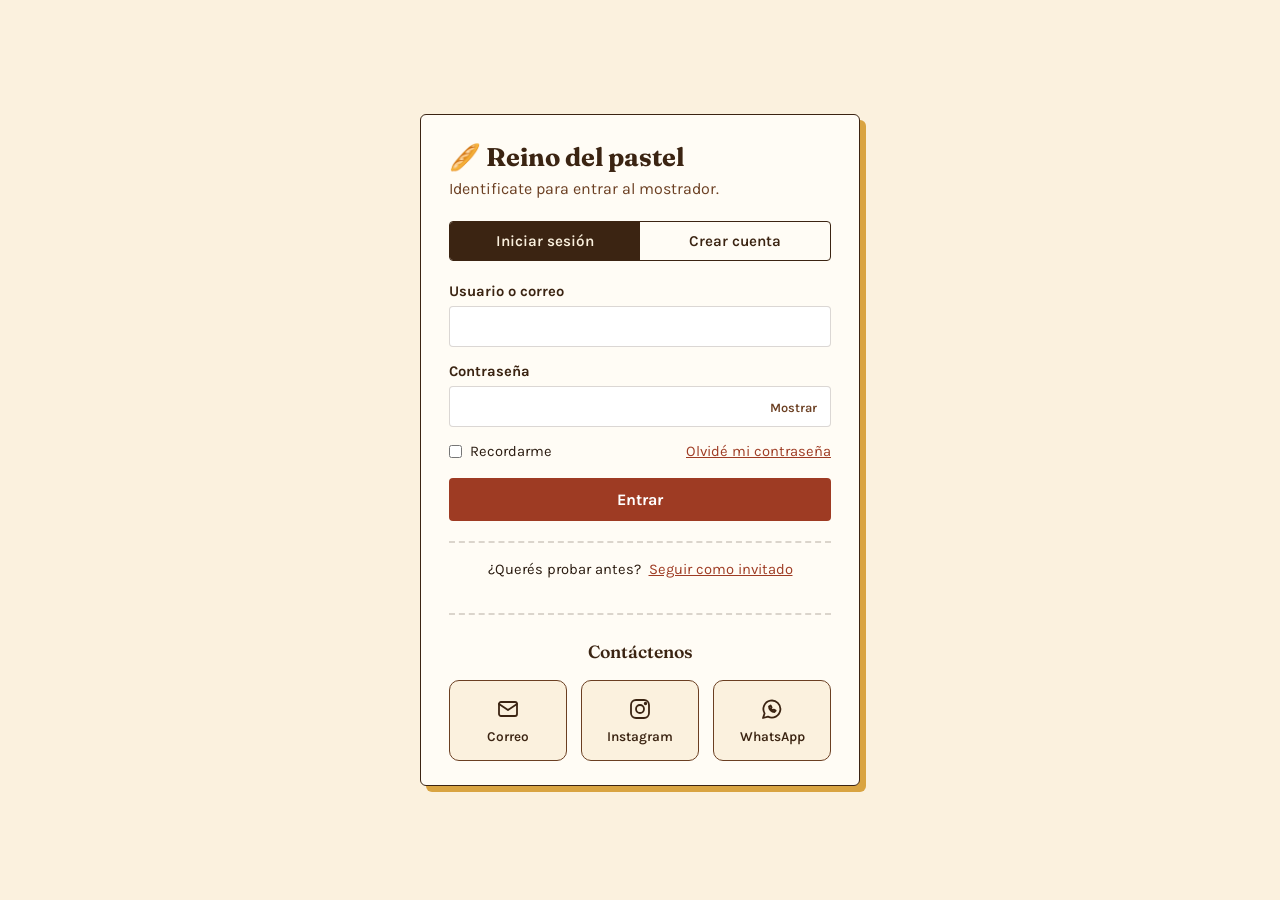
<file: index.html>
<!DOCTYPE html>
<html lang="es">
<head>
<meta charset="UTF-8" />
<meta name="viewport" content="width=device-width, initial-scale=1.0" />
<title>Ingresar — Del Horno a la Mano</title>
<link rel="preconnect" href="https://fonts.googleapis.com">
<link rel="preconnect" href="https://fonts.gstatic.com" crossorigin>
<link href="https://fonts.googleapis.com/css2?family=Fraunces:opsz,wght@9..144,600;9..144,700&family=Karla:wght@400;500;700&display=swap" rel="stylesheet">
<link rel="stylesheet" href="login.css" />
</head>
<body>
<main class="ticket">
  <h1 class="brand">🥖 Reino del pastel</h1>
  <p class="sub" id="subtitulo">Identificate para entrar al mostrador.</p>

  <div class="tabs" role="group" aria-label="Modo">
    <button type="button" id="tabLogin" aria-pressed="true">Iniciar sesión</button>
    <button type="button" id="tabReg" aria-pressed="false">Crear cuenta</button>
  </div>

  <div id="estado" class="estado" role="status" aria-live="polite"></div>

  <form id="form" action="php/auth.php" method="post" novalidate autocomplete="on">
    <!-- honeypot anti-bots: un humano nunca lo completa -->
    <div class="trampa" aria-hidden="true"><input type="text" name="web" id="web" tabindex="-1" autocomplete="off"></div>

    <div class="campo" data-show="login reg">
      <label for="usuario" id="lblUsuario">Usuario o correo</label>
      <input id="usuario" name="usuario" type="text" autocomplete="username" maxlength="60" />
      <p class="hint" data-show="reg">3 a 16 caracteres, solo letras y números.</p>
      <p class="err" id="usuario-err"></p>
    </div>

    <div class="campo" data-show="reg rec">
      <label for="email">Correo electrónico</label>
      <input id="email" name="email" type="email" autocomplete="email" maxlength="80" />
      <p class="err" id="email-err"></p>
    </div>

    <div class="campo" data-show="login reg">
      <label for="pass">Contraseña</label>
      <div class="pw">
        <input id="pass" name="pass" type="password" autocomplete="current-password" maxlength="64" />
        <button type="button" class="ver" data-ver="pass" aria-label="Mostrar contraseña">Mostrar</button>
      </div>
      <p class="hint" id="mayus" hidden>⚠ Tenés las mayúsculas activadas.</p>
      <div class="medidor" id="medidor" data-n="0" data-show="reg" aria-hidden="true"><i></i><i></i><i></i><i></i></div>
      <p class="hint" id="fuerza" data-show="reg">Mínimo 8 caracteres, con mayúscula, minúscula y número.</p>
      <p class="err" id="pass-err"></p>
    </div>

    <div class="campo" data-show="reg">
      <label for="pass2">Repetí la contraseña</label>
      <div class="pw">
        <input id="pass2" name="pass2" type="password" autocomplete="new-password" maxlength="64" />
        <button type="button" class="ver" data-ver="pass2" aria-label="Mostrar contraseña">Mostrar</button>
      </div>
      <p class="err" id="pass2-err"></p>
    </div>

    <div class="fila" data-show="login">
      <label><input type="checkbox" id="recordar" /> Recordarme</label>
      <button type="button" class="link" id="olvide">Olvidé mi contraseña</button>
    </div>

    <div class="campo" data-show="reg">
      <div class="fila terms" style="margin-bottom:0">
        <label><input type="checkbox" id="terminos" /> Acepto las reglas de convivencia: nada de insultos ni nombres ofensivos.</label>
      </div>
      <p class="err" id="terminos-err"></p>
    </div>

    <button class="principal" id="enviar" type="submit">Entrar</button>
  </form>

  <div class="pie">
    <span id="pieTxt">¿Querés probar antes?</span>
    <button type="button" class="link" id="invitado">Seguir como invitado</button>
    <button type="button" class="link" id="volver" hidden>Volver a iniciar sesión</button>
  </div>

  <div class="contacto" id="contacto">
    <p class="contacto-titulo">Contáctenos</p>
    <ul class="contacto-lista">
      <li>
        <a href="mailto:reino.del.pastel.ofc@gmail.com" aria-label="Escribinos por correo">
          <svg viewBox="0 0 24 24" width="18" height="18" fill="none" stroke="currentColor" stroke-width="1.8" stroke-linecap="round" stroke-linejoin="round" aria-hidden="true"><rect x="3" y="5" width="18" height="14" rx="2"/><path d="m3 7 9 6 9-6"/></svg>
          Correo
        </a>
      </li>
      <li>
        <a href="https://www.instagram.com/reino.del.pastel.ofc/" target="_blank" rel="noopener noreferrer" aria-label="Instagram">
          <svg viewBox="0 0 24 24" width="18" height="18" fill="none" stroke="currentColor" stroke-width="1.8" stroke-linecap="round" stroke-linejoin="round" aria-hidden="true"><rect x="3" y="3" width="18" height="18" rx="5"/><circle cx="12" cy="12" r="4"/><circle cx="17.5" cy="6.5" r="0.8" fill="currentColor"/></svg>
          Instagram
        </a>
      </li>
      <li>
        <a href="https://wa.me/5491131281856" target="_blank" rel="noopener noreferrer" aria-label="WhatsApp">
          <svg viewBox="0 0 24 24" width="18" height="18" fill="none" stroke="currentColor" stroke-width="1.8" stroke-linecap="round" stroke-linejoin="round" aria-hidden="true"><path d="M3 21l1.6-4.6A8.5 8.5 0 1 1 8 19.6L3 21z"/><path d="M9 9.5c0 3 2.5 5.5 5.5 5.5l1.2-1.4-2-1-.8.8c-.9-.4-1.7-1.2-2.1-2.1l.8-.8-1-2L9 9.5z"/></svg>
          WhatsApp
        </a>
      </li>
    </ul>
  </div>
</main>

<script src="js/login.js"></script>
</body>
</html>
</file>
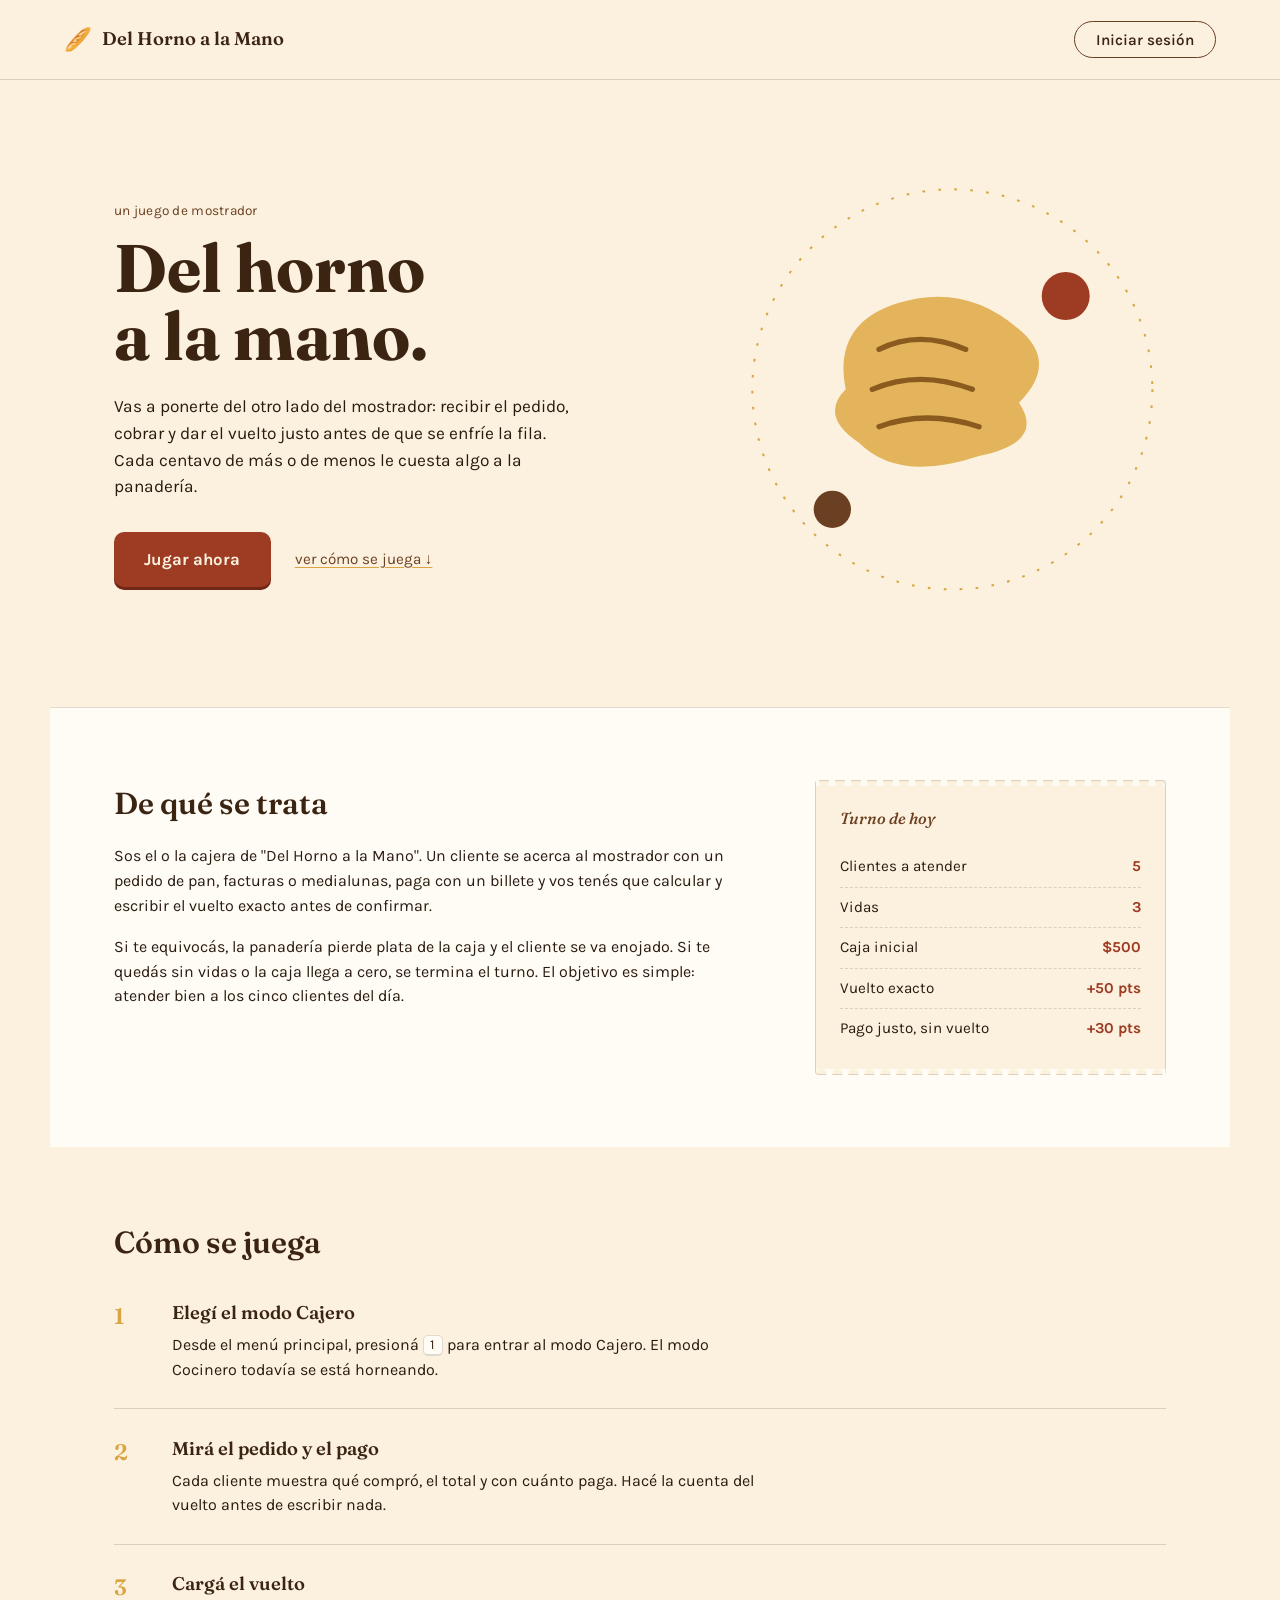
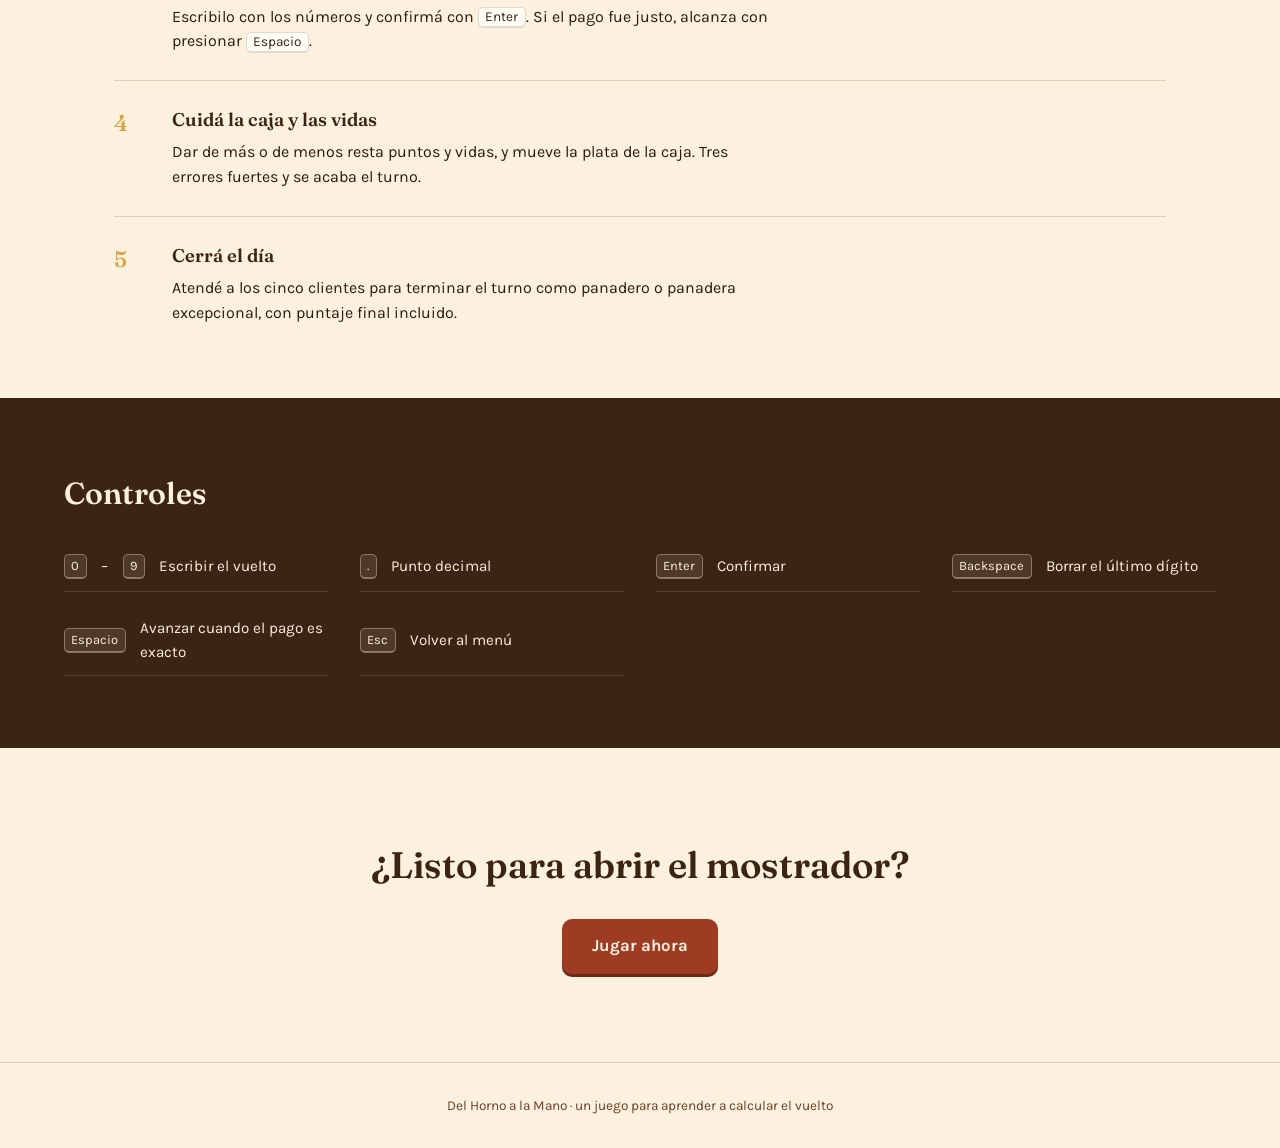
<file: Introducción-y-Tutorial.html>
<!DOCTYPE html>
<html lang="es">
<head>
<meta charset="UTF-8" />
<meta name="viewport" content="width=device-width, initial-scale=1.0" />
<title>Del Horno a la Mano — Panadería</title>
<meta name="description" content="Portal de entrada al juego de la panadería: aprendé las reglas y entrá a atender el mostrador." />

<link rel="preconnect" href="https://fonts.googleapis.com">
<link rel="preconnect" href="https://fonts.gstatic.com" crossorigin>
<link href="https://fonts.googleapis.com/css2?family=Fraunces:ital,opsz,wght@0,9..144,400;0,9..144,600;0,9..144,700;1,9..144,500&family=Karla:wght@400;500;600;700&display=swap" rel="stylesheet">

<link rel="stylesheet" href="Introducción-y-Tutorial.css" />
</head>
<body>

<div class="crumbs" aria-hidden="true"></div>

<header class="site-header">
  <a class="brand" href="#top">
    <span class="brand-mark">🥖</span>
    <span class="brand-text">Del Horno a la Mano</span>
  </a>
  <button class="btn-login" id="abrirLogin" aria-haspopup="dialog" aria-controls="panelLogin">
    Iniciar sesión
  </button>
</header>

<main id="top">

  <section class="hero">
    <div class="hero-copy">
      <p class="hero-kicker">un juego de mostrador</p>
      <h1>Del horno<br>a la mano.</h1>
      <p class="hero-lede">
        Vas a ponerte del otro lado del mostrador: recibir el pedido, cobrar y dar
        el vuelto justo antes de que se enfríe la fila. Cada centavo de más o de
        menos le cuesta algo a la panadería.
      </p>
      <div class="hero-actions">
        <a class="btn-jugar" href="juego/index.html">Jugar ahora</a>
        <a class="link-reglas" href="#reglas">ver cómo se juega ↓</a>
      </div>
    </div>
    <div class="hero-art" aria-hidden="true">
      <svg viewBox="0 0 320 320" xmlns="http://www.w3.org/2000/svg">
        <circle cx="160" cy="160" r="150" fill="none" stroke="#D9A441" stroke-width="1.5" stroke-dasharray="2 10"/>
        <g transform="translate(60,70)">
          <path d="M20 90 Q10 40 60 25 Q110 10 150 45 Q180 70 150 100 Q170 130 120 140 Q60 160 30 130 Q0 110 20 90 Z" fill="#E3B45C"/>
          <path d="M45 60 Q75 45 110 60" stroke="#8a5a1e" stroke-width="4" fill="none" stroke-linecap="round"/>
          <path d="M40 90 Q75 75 115 90" stroke="#8a5a1e" stroke-width="4" fill="none" stroke-linecap="round"/>
          <path d="M45 118 Q80 105 120 118" stroke="#8a5a1e" stroke-width="4" fill="none" stroke-linecap="round"/>
        </g>
        <circle cx="245" cy="90" r="18" fill="#9E3B23"/>
        <circle cx="70" cy="250" r="14" fill="#6B3F22"/>
      </svg>
    </div>
  </section>

  <section class="franja" id="reglas">
    <div class="franja-texto">
      <h2>De qué se trata</h2>
      <p>
        Sos el o la cajera de "Del Horno a la Mano". Un cliente se acerca al
        mostrador con un pedido de pan, facturas o medialunas, paga con un
        billete y vos tenés que calcular y escribir el vuelto exacto antes de
        confirmar.
      </p>
      <p>
        Si te equivocás, la panadería pierde plata de la caja y el cliente se
        va enojado. Si te quedás sin vidas o la caja llega a cero, se termina
        el turno. El objetivo es simple: atender bien a los cinco clientes del
        día.
      </p>
    </div>
    <aside class="ticket" aria-label="Datos del juego en números">
      <p class="ticket-titulo">Turno de hoy</p>
      <ul>
        <li><span>Clientes a atender</span><strong>5</strong></li>
        <li><span>Vidas</span><strong>3</strong></li>
        <li><span>Caja inicial</span><strong>$500</strong></li>
        <li><span>Vuelto exacto</span><strong>+50 pts</strong></li>
        <li><span>Pago justo, sin vuelto</span><strong>+30 pts</strong></li>
      </ul>
    </aside>
  </section>

  <section class="pasos">
    <h2>Cómo se juega</h2>
    <ol>
      <li>
        <span class="num">1</span>
        <div>
          <h3>Elegí el modo Cajero</h3>
          <p>Desde el menú principal, presioná <kbd>1</kbd> para entrar al modo Cajero. El modo Cocinero todavía se está horneando.</p>
        </div>
      </li>
      <li>
        <span class="num">2</span>
        <div>
          <h3>Mirá el pedido y el pago</h3>
          <p>Cada cliente muestra qué compró, el total y con cuánto paga. Hacé la cuenta del vuelto antes de escribir nada.</p>
        </div>
      </li>
      <li>
        <span class="num">3</span>
        <div>
          <h3>Cargá el vuelto</h3>
          <p>Escribilo con los números y confirmá con <kbd>Enter</kbd>. Si el pago fue justo, alcanza con presionar <kbd>Espacio</kbd>.</p>
        </div>
      </li>
      <li>
        <span class="num">4</span>
        <div>
          <h3>Cuidá la caja y las vidas</h3>
          <p>Dar de más o de menos resta puntos y vidas, y mueve la plata de la caja. Tres errores fuertes y se acaba el turno.</p>
        </div>
      </li>
      <li>
        <span class="num">5</span>
        <div>
          <h3>Cerrá el día</h3>
          <p>Atendé a los cinco clientes para terminar el turno como panadero o panadera excepcional, con puntaje final incluido.</p>
        </div>
      </li>
    </ol>
  </section>

  <section class="controles">
    <h2>Controles</h2>
    <div class="ficha">
      <div class="fila"><kbd>0</kbd>–<kbd>9</kbd><span>Escribir el vuelto</span></div>
      <div class="fila"><kbd>.</kbd><span>Punto decimal</span></div>
      <div class="fila"><kbd>Enter</kbd><span>Confirmar</span></div>
      <div class="fila"><kbd>Backspace</kbd><span>Borrar el último dígito</span></div>
      <div class="fila"><kbd>Espacio</kbd><span>Avanzar cuando el pago es exacto</span></div>
      <div class="fila"><kbd>Esc</kbd><span>Volver al menú</span></div>
    </div>
  </section>

  <section class="cta-final">
    <h2>¿Listo para abrir el mostrador?</h2>
    <a class="btn-jugar" href="juego/inicio.html">Jugar ahora</a>
  </section>

</main>

<footer class="site-footer">
  <p>Del Horno a la Mano · un juego para aprender a calcular el vuelto</p>
</footer>

<!-- Panel de inicio de sesión, a un costado -->
<div class="overlay" id="overlay" hidden></div>
<aside class="panel-login" id="panelLogin" role="dialog" aria-modal="true" aria-labelledby="loginTitulo" hidden>
  <button class="cerrar-login" id="cerrarLogin" aria-label="Cerrar">✕</button>
  <h2 id="loginTitulo">Iniciar sesión</h2>
  <p class="login-sub">Guardá tu nombre para que el mostrador te reconozca. No hace falta contraseña real, esto es una demo.</p>

  <form id="formLogin">
    <label for="nombreUsuario">Nombre</label>
    <input type="text" id="nombreUsuario" name="nombre" placeholder="Tu nombre" autocomplete="username" required />

    <label for="claveUsuario">Contraseña</label>
    <input type="password" id="claveUsuario" name="clave" placeholder="••••••••" autocomplete="current-password" />

    <button type="submit" class="btn-entrar">Entrar y jugar</button>
  </form>

  <button class="btn-invitado" id="entrarInvitado">Seguir como invitado</button>
  <p class="login-nota" id="loginNota" hidden></p>
</aside>

<script src="script.js"></script>
</body>
</html>
</file>
<file: login.css>
:root{
  --crust:#3B2412; --crust-2:#6B3F22; --flour:#FBF1DE; --egg:#D9A441;
  --jam:#9E3B23; --ink:#2A1B10; --card:#FFFCF5; --ok:#2F6B3A;
  --line:rgba(59,36,18,.18);
  --serif:'Fraunces',Georgia,serif; --sans:'Karla','Segoe UI',Tahoma,sans-serif;
}
*{margin:0;padding:0;box-sizing:border-box}
body{min-height:100vh;display:grid;place-items:center;padding:24px 16px;background:var(--flour);color:var(--ink);font-family:var(--sans);line-height:1.45}
.ticket{width:100%;max-width:440px;background:var(--card);border:1.5px solid var(--crust);border-radius:6px;padding:28px 28px 24px;box-shadow:6px 6px 0 var(--egg)}
.brand{font-family:var(--serif);font-size:1.6rem;color:var(--crust);line-height:1.1}
.sub{color:var(--crust-2);margin:6px 0 20px}
.tabs{display:grid;grid-template-columns:1fr 1fr;border:1.5px solid var(--crust);border-radius:4px;overflow:hidden;margin-bottom:20px}
.tabs button{font:600 .95rem var(--sans);padding:10px;border:0;background:transparent;color:var(--crust);cursor:pointer}
.tabs button[aria-pressed="true"]{background:var(--crust);color:var(--flour)}
.campo{margin-bottom:14px}
label{display:block;font-weight:700;font-size:.92rem;margin-bottom:4px;color:var(--crust)}
input,select{width:100%;font:400 1rem var(--sans);padding:10px 12px;border:1.5px solid var(--line);border-radius:4px;background:#fff;color:var(--ink)}
input:focus,select:focus,button:focus-visible,a:focus-visible{outline:3px solid var(--egg);outline-offset:1px}
input[aria-invalid="true"]{border-color:var(--jam)}
input.ok{border-color:var(--ok)}
.pw{position:relative}
.pw input{padding-right:84px}
.ver{position:absolute;right:6px;top:50%;transform:translateY(-50%);font:600 .8rem var(--sans);border:0;background:none;color:var(--crust-2);padding:6px 8px;cursor:pointer}
.err{color:var(--jam);font-size:.85rem;min-height:0;margin-top:4px}
.hint{color:var(--crust-2);font-size:.82rem;margin-top:4px}
.medidor{display:flex;gap:4px;margin-top:8px}
.medidor i{flex:1;height:5px;border-radius:3px;background:var(--line)}
.medidor[data-n="1"] i:nth-child(-n+1){background:var(--jam)}
.medidor[data-n="2"] i:nth-child(-n+2){background:var(--egg)}
.medidor[data-n="3"] i:nth-child(-n+3){background:#8aa33a}
.medidor[data-n="4"] i{background:var(--ok)}
.fila{display:flex;justify-content:space-between;align-items:center;gap:12px;margin-bottom:16px;font-size:.92rem}
.fila label{display:flex;align-items:center;gap:8px;font-weight:400;margin:0;color:var(--ink)}
.fila input{width:auto}
.terms{align-items:flex-start}
.terms input{margin-top:3px}
a,.link{color:var(--jam);background:none;border:0;font:inherit;text-decoration:underline;cursor:pointer}
.principal{width:100%;font:700 1rem var(--sans);padding:12px;border:0;border-radius:4px;background:var(--jam);color:#fff;cursor:pointer}
.principal:hover{background:#85301b}
.principal:disabled{opacity:.6;cursor:not-allowed}
.estado{margin-bottom:14px;padding:10px 12px;border-radius:4px;font-size:.92rem;display:none}
.estado.show{display:block}
.estado.error{background:#f8e1db;color:var(--jam)}
.estado.exito{background:#dfeedd;color:var(--ok)}
.pie{border-top:2px dashed var(--line);margin-top:20px;padding-top:16px;text-align:center;font-size:.92rem}
.pie .link{margin-left:4px}
.contacto{border-top:2px dashed var(--line);margin-top:32px;padding-top:26px;text-align:center}
.contacto-titulo{font:600 1.1rem var(--serif);color:var(--crust);margin-bottom:18px}
.contacto-lista{list-style:none;display:grid;grid-template-columns:repeat(3,1fr);gap:14px}
.contacto-lista a{display:flex;flex-direction:column;align-items:center;justify-content:center;gap:8px;font:600 .85rem var(--sans);color:var(--crust);text-decoration:none;background:var(--flour);border:1.5px solid var(--crust-2);border-radius:10px;padding:16px 6px;transition:background .15s,color .15s}
.contacto-lista svg{width:24px;height:24px}
.contacto-lista a:hover{background:var(--crust);color:var(--flour)}
@media (max-width:360px){.contacto-lista{grid-template-columns:1fr}.contacto-lista a{flex-direction:row;justify-content:flex-start;padding:12px 16px}}
.trampa{position:absolute;left:-9999px;height:0;overflow:hidden}
[hidden]{display:none!important}
@media (prefers-reduced-motion:no-preference){.ticket{animation:entra .35s ease-out}@keyframes entra{from{opacity:0;transform:translateY(8px)}}}
</file>
<file: Introducción-y-Tutorial.css>
:root {
  --crust: #3B2412;
  --crust-2: #6B3F22;
  --flour: #FBF1DE;
  --egg: #D9A441;
  --jam: #9E3B23;
  --ink: #2A1B10;
  --card: #FFFCF5;
  --line: rgba(59, 36, 18, 0.16);

  --serif: 'Fraunces', Georgia, serif;
  --sans: 'Karla', 'Segoe UI', Tahoma, sans-serif;
}

* { margin: 0; padding: 0; box-sizing: border-box; }

@media (prefers-reduced-motion: reduce) {
  * { animation-duration: 0.001ms !important; transition-duration: 0.001ms !important; }
}

html { scroll-behavior: smooth; }

body {
  background: var(--flour);
  color: var(--ink);
  font-family: var(--sans);
  line-height: 1.55;
}

a { color: inherit; }

kbd {
  font-family: var(--sans);
  font-size: 0.85em;
  background: var(--card);
  border: 1px solid var(--line);
  border-bottom-width: 2px;
  border-radius: 5px;
  padding: 0.1em 0.5em;
  color: var(--crust);
}

/* ---------- HEADER ---------- */

.site-header {
  display: flex;
  align-items: center;
  justify-content: space-between;
  padding: 1.3rem clamp(1.25rem, 5vw, 4rem);
  border-bottom: 1px solid var(--line);
}

.brand {
  display: flex;
  align-items: center;
  gap: 0.6rem;
  text-decoration: none;
  font-family: var(--serif);
  font-weight: 600;
  font-size: 1.15rem;
  color: var(--crust);
}

.brand-mark { font-size: 1.4rem; }

.btn-login {
  font-family: var(--sans);
  font-weight: 600;
  font-size: 0.95rem;
  background: transparent;
  color: var(--crust);
  border: 1.5px solid var(--crust-2);
  border-radius: 999px;
  padding: 0.55rem 1.3rem;
  cursor: pointer;
  transition: background 0.15s ease, color 0.15s ease;
}

.btn-login:hover,
.btn-login:focus-visible {
  background: var(--crust);
  color: var(--flour);
}

/* ---------- HERO ---------- */

.hero {
  display: grid;
  grid-template-columns: 1.15fr 0.85fr;
  align-items: center;
  gap: 3rem;
  padding: clamp(3rem, 8vw, 6rem) clamp(1.25rem, 5vw, 4rem);
  max-width: 1180px;
  margin: 0 auto;
}

.hero-kicker {
  font-family: var(--sans);
  font-size: 0.85rem;
  letter-spacing: 0.02em;
  color: var(--crust-2);
  margin-bottom: 0.8rem;
}

.hero h1 {
  font-family: var(--serif);
  font-weight: 700;
  font-size: clamp(2.6rem, 6vw, 4.2rem);
  line-height: 1.02;
  color: var(--crust);
  max-width: 12ch;
}

.hero-lede {
  margin-top: 1.4rem;
  max-width: 46ch;
  font-size: 1.08rem;
  color: var(--ink);
}

.hero-actions {
  margin-top: 2rem;
  display: flex;
  align-items: center;
  gap: 1.5rem;
  flex-wrap: wrap;
}

.btn-jugar {
  display: inline-block;
  font-family: var(--sans);
  font-weight: 700;
  font-size: 1.05rem;
  background: var(--jam);
  color: var(--flour);
  text-decoration: none;
  padding: 0.9rem 1.9rem;
  border-radius: 10px;
  box-shadow: 0 3px 0 #6f2716;
  transition: transform 0.12s ease, box-shadow 0.12s ease;
}

.btn-jugar:hover,
.btn-jugar:focus-visible {
  transform: translateY(-1px);
  box-shadow: 0 4px 0 #6f2716;
}

.btn-jugar:active {
  transform: translateY(2px);
  box-shadow: 0 1px 0 #6f2716;
}

.link-reglas {
  font-size: 0.95rem;
  text-decoration: underline;
  text-decoration-color: var(--egg);
  text-underline-offset: 3px;
  color: var(--crust-2);
}

.hero-art svg { width: 100%; height: auto; }

/* ---------- FRANJA: de qué se trata + ticket ---------- */

.franja {
  border-top: 1px solid var(--line);
  background: var(--card);
}

.franja {
  display: grid;
  grid-template-columns: 1.3fr 0.7fr;
  gap: 3rem;
  padding: clamp(3rem, 6vw, 4.5rem) clamp(1.25rem, 5vw, 4rem);
  max-width: 1180px;
  margin: 0 auto;
}

.franja-texto h2 {
  font-family: var(--serif);
  font-weight: 600;
  font-size: 1.9rem;
  color: var(--crust);
  margin-bottom: 1.1rem;
}

.franja-texto p {
  max-width: 62ch;
  margin-bottom: 1rem;
}

.franja-texto p:last-child { margin-bottom: 0; }

.ticket {
  align-self: start;
  background: var(--flour);
  border: 1px solid var(--line);
  border-radius: 4px;
  padding: 1.6rem 1.5rem;
  position: relative;
}

.ticket::before,
.ticket::after {
  content: "";
  position: absolute;
  left: 0; right: 0;
  height: 10px;
  background:
    radial-gradient(circle at 8px 5px, transparent 5px, var(--card) 5.5px) repeat-x;
  background-size: 16px 10px;
}

.ticket::before { top: -5px; }
.ticket::after { bottom: -5px; transform: rotate(180deg); }

.ticket-titulo {
  font-family: var(--serif);
  font-style: italic;
  font-weight: 500;
  color: var(--crust-2);
  margin-bottom: 1rem;
}

.ticket ul { list-style: none; }

.ticket li {
  display: flex;
  justify-content: space-between;
  gap: 1rem;
  padding: 0.5rem 0;
  border-bottom: 1px dashed var(--line);
  font-size: 0.95rem;
}

.ticket li:last-child { border-bottom: none; }

.ticket strong { color: var(--jam); font-weight: 700; }

/* ---------- PASOS ---------- */

.pasos {
  max-width: 1180px;
  margin: 0 auto;
  padding: clamp(3rem, 6vw, 4.5rem) clamp(1.25rem, 5vw, 4rem);
}

.pasos > h2 {
  font-family: var(--serif);
  font-weight: 600;
  font-size: 1.9rem;
  color: var(--crust);
  margin-bottom: 2rem;
}

.pasos ol {
  list-style: none;
  display: flex;
  flex-direction: column;
  gap: 1.6rem;
}

.pasos li {
  display: grid;
  grid-template-columns: 2.5rem 1fr;
  gap: 1.1rem;
  padding-bottom: 1.6rem;
  border-bottom: 1px solid var(--line);
}

.pasos li:last-child { border-bottom: none; padding-bottom: 0; }

.pasos .num {
  font-family: var(--serif);
  font-weight: 600;
  font-size: 1.4rem;
  color: var(--egg);
}

.pasos h3 {
  font-family: var(--serif);
  font-weight: 600;
  font-size: 1.15rem;
  color: var(--crust);
  margin-bottom: 0.35rem;
}

.pasos p { max-width: 60ch; }

/* ---------- CONTROLES ---------- */

.controles {
  background: var(--crust);
  color: var(--flour);
  padding: clamp(3rem, 6vw, 4.5rem) clamp(1.25rem, 5vw, 4rem);
}

.controles h2 {
  font-family: var(--serif);
  font-weight: 600;
  font-size: 1.9rem;
  margin-bottom: 1.6rem;
  max-width: 1180px;
  margin-left: auto;
  margin-right: auto;
}

.ficha {
  max-width: 1180px;
  margin: 0 auto;
  display: grid;
  grid-template-columns: repeat(auto-fit, minmax(230px, 1fr));
  gap: 0.9rem 2rem;
}

.fila {
  display: flex;
  align-items: center;
  gap: 0.9rem;
  padding: 0.7rem 0;
  border-bottom: 1px solid rgba(251, 241, 222, 0.15);
  font-size: 0.95rem;
}

.controles kbd {
  background: rgba(251, 241, 222, 0.1);
  border-color: rgba(251, 241, 222, 0.35);
  color: var(--flour);
}

/* ---------- CTA FINAL ---------- */

.cta-final {
  text-align: center;
  padding: clamp(3.5rem, 8vw, 5.5rem) clamp(1.25rem, 5vw, 4rem);
}

.cta-final h2 {
  font-family: var(--serif);
  font-weight: 600;
  font-size: clamp(1.6rem, 4vw, 2.3rem);
  color: var(--crust);
  margin-bottom: 1.6rem;
}

/* ---------- FOOTER ---------- */

.site-footer {
  text-align: center;
  padding: 2rem 1.25rem;
  font-size: 0.85rem;
  color: var(--crust-2);
  border-top: 1px solid var(--line);
}

/* ---------- LOGIN DRAWER (a un costado) ---------- */

.overlay {
  position: fixed;
  inset: 0;
  background: rgba(42, 27, 16, 0.45);
  z-index: 40;
}

.panel-login {
  position: fixed;
  top: 0;
  right: 0;
  height: 100%;
  width: min(380px, 92vw);
  background: var(--card);
  border-left: 1px solid var(--line);
  box-shadow: -12px 0 30px rgba(42, 27, 16, 0.2);
  z-index: 50;
  padding: 2.2rem 1.8rem;
  overflow-y: auto;
}

.cerrar-login {
  position: absolute;
  top: 1.4rem;
  right: 1.6rem;
  background: none;
  border: none;
  font-size: 1.1rem;
  color: var(--crust-2);
  cursor: pointer;
}

.panel-login h2 {
  font-family: var(--serif);
  font-weight: 600;
  font-size: 1.6rem;
  color: var(--crust);
  margin-top: 0.4rem;
}

.login-sub {
  margin-top: 0.6rem;
  font-size: 0.9rem;
  color: var(--crust-2);
  max-width: 32ch;
}

#formLogin {
  margin-top: 1.8rem;
  display: flex;
  flex-direction: column;
  gap: 0.35rem;
}

#formLogin label {
  font-size: 0.85rem;
  font-weight: 600;
  color: var(--crust);
  margin-top: 0.8rem;
}

#formLogin input {
  font-family: var(--sans);
  font-size: 1rem;
  padding: 0.65rem 0.8rem;
  border: 1.5px solid var(--line);
  border-radius: 8px;
  background: var(--flour);
  color: var(--ink);
}

#formLogin input:focus-visible {
  outline: 2px solid var(--egg);
  outline-offset: 1px;
}

.btn-entrar {
  margin-top: 1.4rem;
  font-family: var(--sans);
  font-weight: 700;
  font-size: 1rem;
  background: var(--jam);
  color: var(--flour);
  border: none;
  border-radius: 8px;
  padding: 0.75rem;
  cursor: pointer;
}

.btn-invitado {
  display: block;
  width: 100%;
  margin-top: 0.9rem;
  background: none;
  border: 1.5px solid var(--crust-2);
  color: var(--crust);
  border-radius: 8px;
  padding: 0.7rem;
  font-family: var(--sans);
  font-weight: 600;
  cursor: pointer;
}

.login-nota {
  margin-top: 1rem;
  font-size: 0.85rem;
  color: var(--crust-2);
}

/* ---------- RESPONSIVE ---------- */

@media (max-width: 820px) {
  .hero { grid-template-columns: 1fr; }
  .hero-art { order: -1; max-width: 220px; margin: 0 auto; }
  .franja { grid-template-columns: 1fr; }
  .pasos li { grid-template-columns: 2rem 1fr; }
}
</file>
